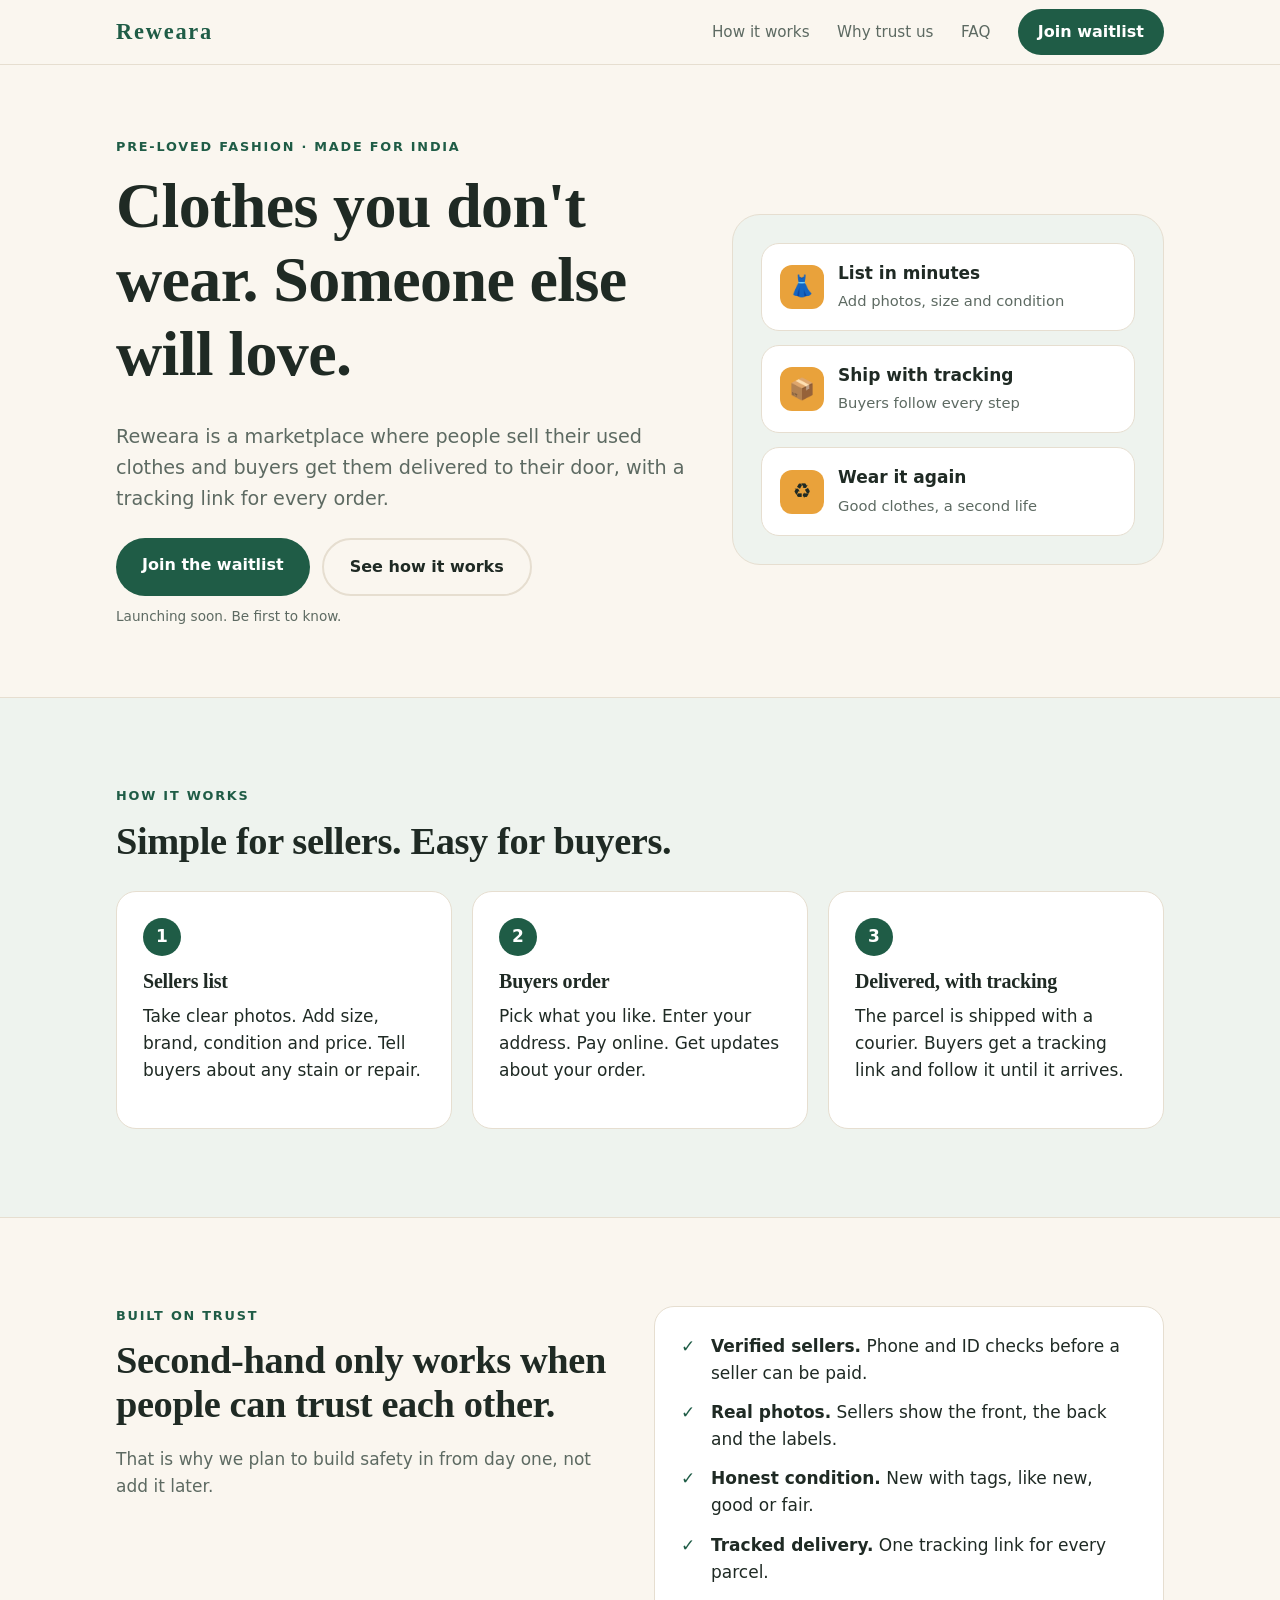
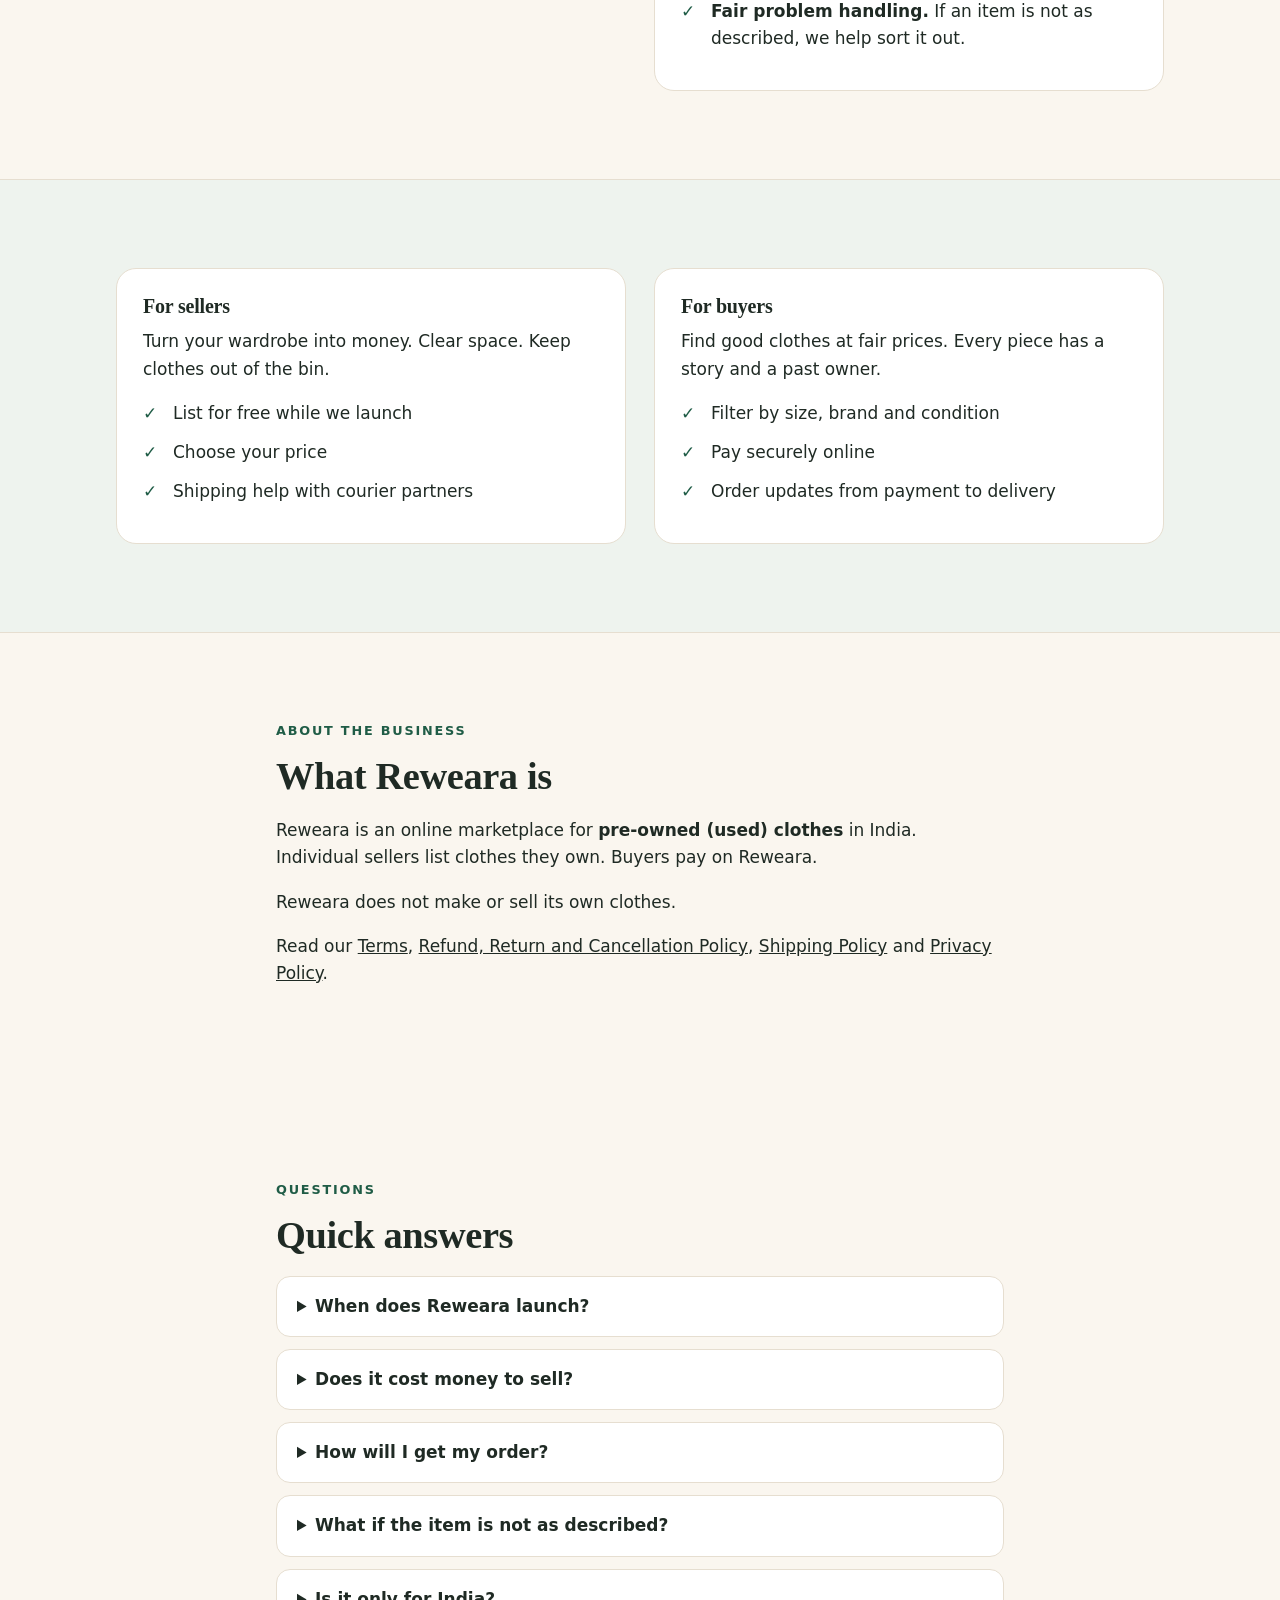
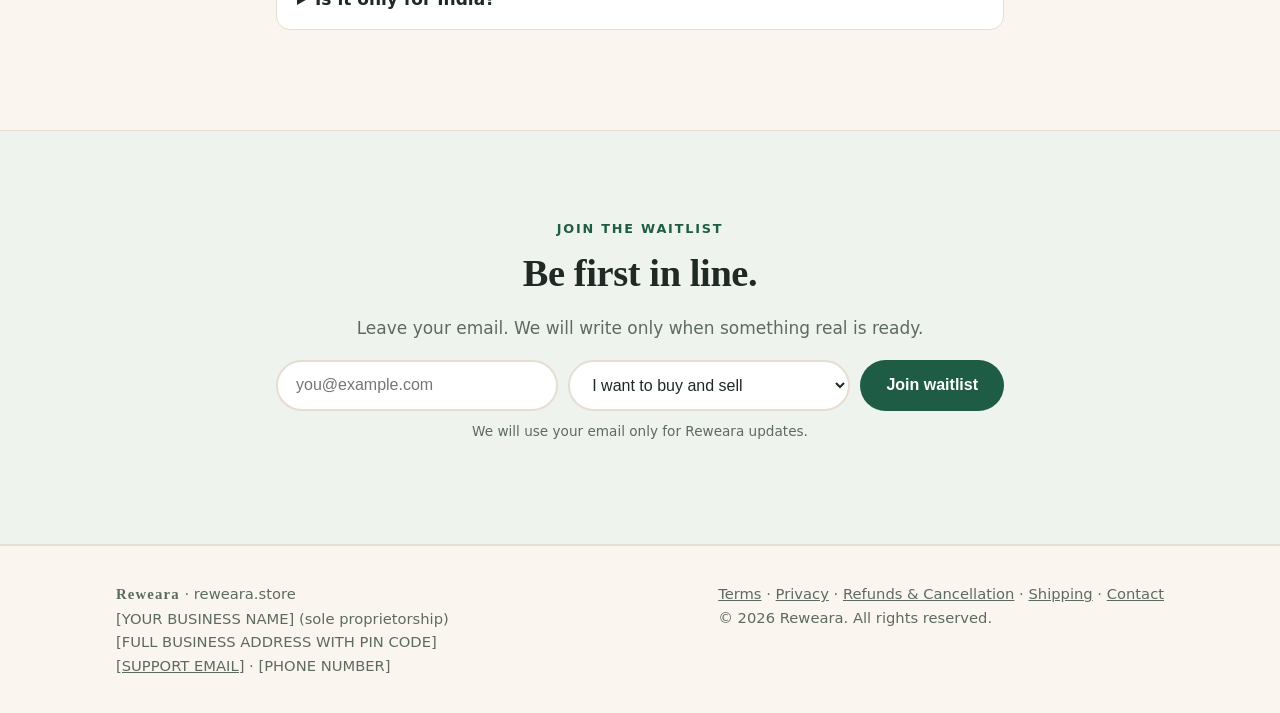
<file: index.html>
<!doctype html>
<html lang="en">
<head>
<meta charset="utf-8">
<meta name="viewport" content="width=device-width, initial-scale=1">
<title>Reweara – Buy and sell pre-loved clothes in India</title>
<meta name="description" content="Reweara is a marketplace in India where people sell their used clothes and buyers get them delivered with a tracking link. Join the waitlist.">
<meta property="og:title" content="Reweara – Pre-loved clothes, new life">
<meta property="og:description" content="Sell the clothes you no longer wear. Buy pre-loved clothes at fair prices. Tracked delivery across India.">
<meta property="og:url" content="https://reweara.store">
<link rel="canonical" href="https://reweara.store">
<style>
:root{
  --bg:#faf6ef; --surface:#ffffff; --ink:#1f2a24; --muted:#5d6a62;
  --brand:#1f5c46; --brand-ink:#ffffff; --accent:#e9a23b; --line:#e6ded0; --soft:#eef3ee;
}
@media (prefers-color-scheme: dark){
  :root:not([data-theme="light"]){
    --bg:#121a16; --surface:#1a251f; --ink:#f1ede4; --muted:#a8b3ab;
    --brand:#5cc29a; --brand-ink:#0d1712; --accent:#f0b659; --line:#2a3a31; --soft:#1a251f;
  }
}
*{box-sizing:border-box}
html{scroll-behavior:smooth}
body{margin:0;background:var(--bg);color:var(--ink);font:17px/1.6 system-ui,-apple-system,"Segoe UI",Roboto,sans-serif}
h1,h2,h3{font-family:Georgia,"Times New Roman",serif;line-height:1.15;margin:0 0 .5em;letter-spacing:-.01em}
h1{font-size:clamp(2.3rem,6vw,4rem)}
h2{font-size:clamp(1.7rem,4vw,2.4rem)}
h3{font-size:1.25rem}
p{margin:0 0 1em}
a{color:inherit}
.wrap{max-width:1080px;margin:0 auto;padding:0 16px}
section{padding:64px 0}
.eyebrow{font-size:.8rem;text-transform:uppercase;letter-spacing:.14em;color:var(--brand);font-weight:700;margin-bottom:12px}
header{position:sticky;top:0;z-index:10;background:color-mix(in srgb,var(--bg) 92%,transparent);backdrop-filter:blur(8px);border-bottom:1px solid var(--line)}
.nav{display:flex;align-items:center;justify-content:space-between;height:64px}
.logo{font-family:Georgia,serif;font-weight:700;font-size:1.4rem;letter-spacing:.08em;text-decoration:none;color:var(--brand)}
.nav a.link{text-decoration:none;color:var(--muted);margin-left:22px;font-size:.95rem}
.nav a.link:hover{color:var(--ink)}
.btn{display:inline-block;background:var(--brand);color:var(--brand-ink);padding:14px 26px;border-radius:999px;font-weight:700;text-decoration:none;border:0;font-size:1rem;cursor:pointer}
.btn:hover{filter:brightness(1.08)}
.btn.ghost{background:transparent;color:var(--ink);border:2px solid var(--line)}
.hero{padding:72px 0 56px}
.hero-grid{display:grid;gap:40px;align-items:center}
.hero p.lead{font-size:1.2rem;color:var(--muted);max-width:34em}
.cta-row{display:flex;gap:12px;flex-wrap:wrap;margin-top:24px}
.hero-art{background:var(--soft);border:1px solid var(--line);border-radius:28px;padding:28px;position:relative}
.tag-card{background:var(--surface);border:1px solid var(--line);border-radius:18px;padding:16px 18px;margin-bottom:14px;display:flex;gap:14px;align-items:center}
.tag-card:last-child{margin-bottom:0}
.dot{width:44px;height:44px;border-radius:12px;background:var(--accent);flex:none;display:grid;place-items:center;font-size:1.3rem}
.tag-card b{display:block}
.tag-card span{color:var(--muted);font-size:.92rem}
.grid3{display:grid;gap:20px}
.card{background:var(--surface);border:1px solid var(--line);border-radius:20px;padding:26px}
.num{width:38px;height:38px;border-radius:50%;background:var(--brand);color:var(--brand-ink);display:grid;place-items:center;font-weight:700;margin-bottom:14px}
.band{background:var(--soft);border-top:1px solid var(--line);border-bottom:1px solid var(--line)}
.two{display:grid;gap:28px}
ul.ticks{list-style:none;padding:0;margin:0}
ul.ticks li{padding-left:30px;position:relative;margin-bottom:12px}
ul.ticks li::before{content:"✓";position:absolute;left:0;color:var(--brand);font-weight:800}
details{background:var(--surface);border:1px solid var(--line);border-radius:14px;padding:16px 20px;margin-bottom:12px}
summary{cursor:pointer;font-weight:700}
details p{margin:10px 0 0;color:var(--muted)}
form{display:flex;gap:10px;flex-wrap:wrap;margin-top:18px}
input[type=email],select{flex:1 1 240px;padding:14px 18px;border-radius:999px;border:2px solid var(--line);background:var(--surface);color:var(--ink);font-size:1rem}
input:focus,select:focus,.btn:focus-visible,summary:focus-visible,a:focus-visible{outline:3px solid var(--accent);outline-offset:2px}
.fine{font-size:.85rem;color:var(--muted);margin-top:10px}
.thanks{display:none;font-weight:700;color:var(--brand);margin-top:14px}
footer{padding:36px 0;border-top:1px solid var(--line);color:var(--muted);font-size:.92rem}
.foot{display:flex;gap:16px;justify-content:space-between;flex-wrap:wrap}
@media(min-width:820px){
  .hero-grid{grid-template-columns:1.2fr .9fr}
  .grid3{grid-template-columns:repeat(3,1fr)}
  .two{grid-template-columns:1fr 1fr}
  section{padding:88px 0}
}
@media(max-width:560px){.nav a.link{display:none}}
</style>
</head>
<body>

<header>
  <div class="wrap nav">
    <a class="logo" href="#top">Reweara</a>
    <nav>
      <a class="link" href="#how">How it works</a>
      <a class="link" href="#trust">Why trust us</a>
      <a class="link" href="#faq">FAQ</a>
      <a class="btn" href="#join" style="margin-left:22px;padding:10px 20px">Join waitlist</a>
    </nav>
  </div>
</header>

<main id="top">

<section class="hero">
  <div class="wrap hero-grid">
    <div>
      <div class="eyebrow">Pre-loved fashion · Made for India</div>
      <h1>Clothes you don't wear. Someone else will love.</h1>
      <p class="lead">Reweara is a marketplace where people sell their used clothes and buyers get them delivered to their door, with a tracking link for every order.</p>
      <div class="cta-row">
        <a class="btn" href="#join">Join the waitlist</a>
        <a class="btn ghost" href="#how">See how it works</a>
      </div>
      <p class="fine">Launching soon. Be first to know.</p>
    </div>
    <div class="hero-art" aria-hidden="true">
      <div class="tag-card"><div class="dot">👗</div><div><b>List in minutes</b><span>Add photos, size and condition</span></div></div>
      <div class="tag-card"><div class="dot">📦</div><div><b>Ship with tracking</b><span>Buyers follow every step</span></div></div>
      <div class="tag-card"><div class="dot">♻️</div><div><b>Wear it again</b><span>Good clothes, a second life</span></div></div>
    </div>
  </div>
</section>

<section class="band" id="how">
  <div class="wrap">
    <div class="eyebrow">How it works</div>
    <h2>Simple for sellers. Easy for buyers.</h2>
    <div class="grid3" style="margin-top:28px">
      <div class="card"><div class="num">1</div><h3>Sellers list</h3><p>Take clear photos. Add size, brand, condition and price. Tell buyers about any stain or repair.</p></div>
      <div class="card"><div class="num">2</div><h3>Buyers order</h3><p>Pick what you like. Enter your address. Pay online. Get updates about your order.</p></div>
      <div class="card"><div class="num">3</div><h3>Delivered, with tracking</h3><p>The parcel is shipped with a courier. Buyers get a tracking link and follow it until it arrives.</p></div>
    </div>
  </div>
</section>

<section id="trust">
  <div class="wrap two">
    <div>
      <div class="eyebrow">Built on trust</div>
      <h2>Second-hand only works when people can trust each other.</h2>
      <p style="color:var(--muted)">That is why we plan to build safety in from day one, not add it later.</p>
    </div>
    <div class="card">
      <ul class="ticks">
        <li><b>Verified sellers.</b> Phone and ID checks before a seller can be paid.</li>
        <li><b>Real photos.</b> Sellers show the front, the back and the labels.</li>
        <li><b>Honest condition.</b> New with tags, like new, good or fair.</li>
        <li><b>Tracked delivery.</b> One tracking link for every parcel.</li>
        <li><b>Fair problem handling.</b> If an item is not as described, we help sort it out.</li>
      </ul>
    </div>
  </div>
</section>

<section class="band">
  <div class="wrap two">
    <div class="card">
      <h3>For sellers</h3>
      <p>Turn your wardrobe into money. Clear space. Keep clothes out of the bin.</p>
      <ul class="ticks">
        <li>List for free while we launch</li>
        <li>Choose your price</li>
        <li>Shipping help with courier partners</li>
      </ul>
    </div>
    <div class="card">
      <h3>For buyers</h3>
      <p>Find good clothes at fair prices. Every piece has a story and a past owner.</p>
      <ul class="ticks">
        <li>Filter by size, brand and condition</li>
        <li>Pay securely online</li>
        <li>Order updates from payment to delivery</li>
      </ul>
    </div>
  </div>
</section>

<section id="about">
  <div class="wrap" style="max-width:760px">
    <div class="eyebrow">About the business</div>
    <h2>What Reweara is</h2>
    <p>Reweara is an online marketplace for <b>pre-owned (used) clothes</b> in India. Individual sellers list clothes they own. Buyers pay on Reweara.</p>
    <p>Reweara does not make or sell its own clothes.</p>
    <p>Read our <a href="terms.html">Terms</a>, <a href="refund-policy.html">Refund, Return and Cancellation Policy</a>, <a href="shipping-policy.html">Shipping Policy</a> and <a href="privacy.html">Privacy Policy</a>.</p>
  </div>
</section>

<section id="faq">
  <div class="wrap" style="max-width:760px">
    <div class="eyebrow">Questions</div>
    <h2>Quick answers</h2>
    <details><summary>When does Reweara launch?</summary><p>We are building it now. Join the waitlist and we will tell you first.</p></details>
    <details><summary>Does it cost money to sell?</summary><p>Fees are not final yet. We will share them clearly before launch.</p></details>
    <details><summary>How will I get my order?</summary><p>Sellers ship with a courier. You get a tracking link and updates until delivery.</p></details>
    <details><summary>What if the item is not as described?</summary><p>You will be able to raise a problem with photos. We will review it and help with a fair result. Full rules will be published before launch.</p></details>
    <details><summary>Is it only for India?</summary><p>Yes. We are starting in India.</p></details>
  </div>
</section>

<section class="band" id="join">
  <div class="wrap" style="max-width:760px;text-align:center">
    <div class="eyebrow">Join the waitlist</div>
    <h2>Be first in line.</h2>
    <p style="color:var(--muted)">Leave your email. We will write only when something real is ready.</p>
    <form name="waitlist" method="POST" data-netlify="true" netlify-honeypot="bot-field" id="waitlist-form">
      <input type="hidden" name="form-name" value="waitlist">
      <p hidden><label>Do not fill this: <input name="bot-field"></label></p>
      <input type="email" name="email" placeholder="you@example.com" required aria-label="Email address">
      <select name="role" aria-label="I want to">
        <option value="both">I want to buy and sell</option>
        <option value="buy">I want to buy</option>
        <option value="sell">I want to sell</option>
      </select>
      <button class="btn" type="submit">Join waitlist</button>
    </form>
    <p class="thanks" id="thanks" role="status">Thank you! You are on the list.</p>
    <p class="fine">We will use your email only for Reweara updates.</p>
  </div>
</section>

</main>

<footer>
  <div class="wrap foot">
    <div>
      <b style="font-family:Georgia,serif;letter-spacing:.08em">Reweara</b> · reweara.store<br>
      [YOUR BUSINESS NAME] (sole proprietorship)<br>
      [FULL BUSINESS ADDRESS WITH PIN CODE]<br>
      <a href="mailto:[SUPPORT EMAIL]">[SUPPORT EMAIL]</a> · [PHONE NUMBER]
    </div>
    <div>
      <a href="terms.html">Terms</a> · <a href="privacy.html">Privacy</a> · <a href="refund-policy.html">Refunds &amp; Cancellation</a> · <a href="shipping-policy.html">Shipping</a> · <a href="contact.html">Contact</a><br>
      © <span id="yr">2026</span> Reweara. All rights reserved.
    </div>
  </div>
</footer>

<script>
document.getElementById('yr').textContent = new Date().getFullYear();
(function(){
  var f=document.getElementById('waitlist-form'), t=document.getElementById('thanks');
  f.addEventListener('submit',function(e){
    e.preventDefault();
    t.textContent='Sorry, we are not online now.';
    t.style.display='block';
  });
})();
</script>
</body>
</html>
</file>
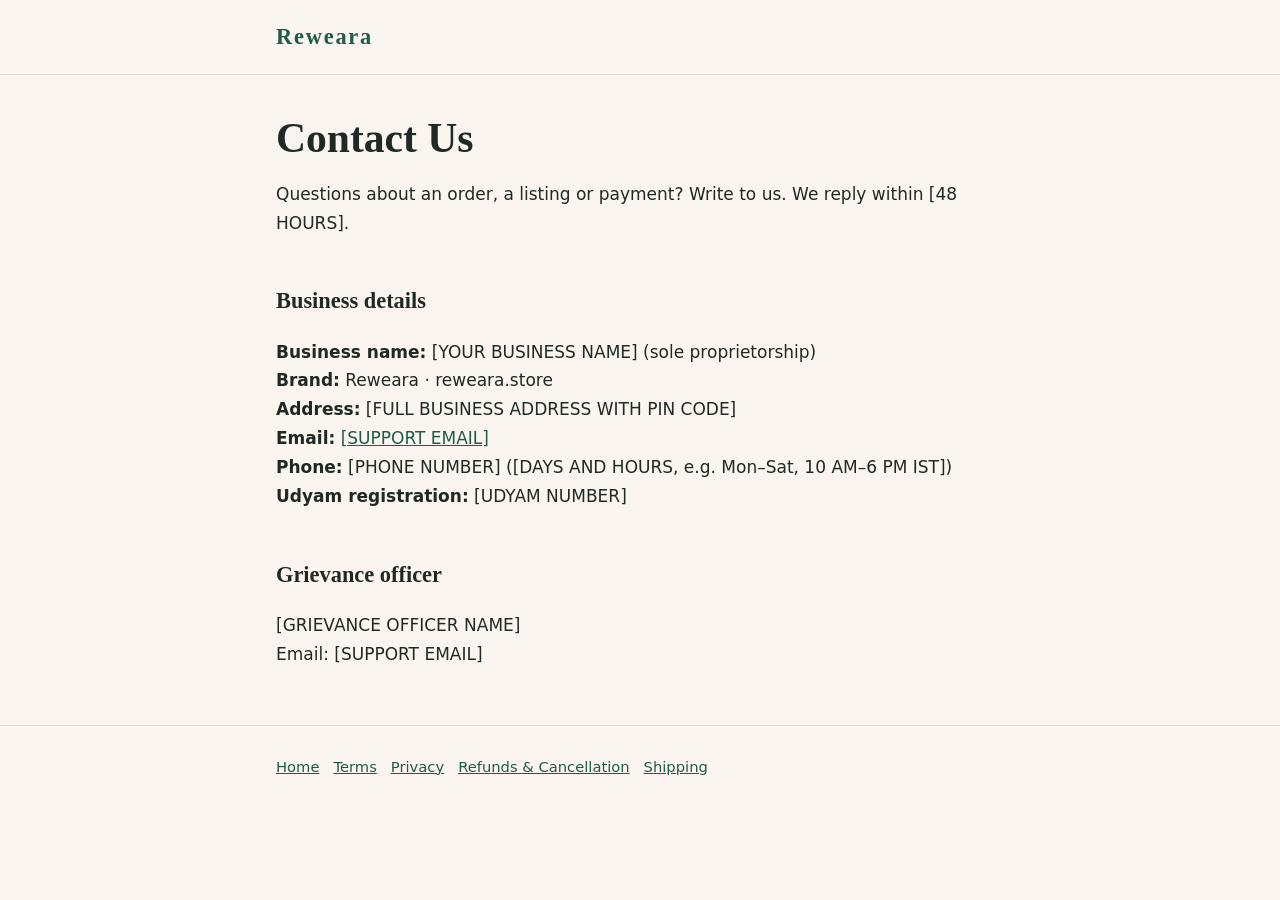
<file: contact.html>
<!doctype html>
<html lang="en"><head><meta charset="utf-8"><meta name="viewport" content="width=device-width, initial-scale=1">
<title>Contact Us – Reweara</title><link rel="stylesheet" href="policy.css"></head>
<body>
<header><div class="wrap"><a class="logo" href="/">Reweara</a></div></header>
<main class="wrap">
<h1>Contact Us</h1>
<p>Questions about an order, a listing or payment? Write to us. We reply within [48 HOURS].</p>

<h2>Business details</h2>
<p><b>Business name:</b> [YOUR BUSINESS NAME] (sole proprietorship)<br>
<b>Brand:</b> Reweara · reweara.store<br>
<b>Address:</b> [FULL BUSINESS ADDRESS WITH PIN CODE]<br>
<b>Email:</b> <a href="mailto:[SUPPORT EMAIL]">[SUPPORT EMAIL]</a><br>
<b>Phone:</b> [PHONE NUMBER] ([DAYS AND HOURS, e.g. Mon–Sat, 10 AM–6 PM IST])<br>
<b>Udyam registration:</b> [UDYAM NUMBER]</p>

<h2>Grievance officer</h2>
<p>[GRIEVANCE OFFICER NAME]<br>Email: [SUPPORT EMAIL]</p>
</main>
<footer><div class="wrap"><a href="/">Home</a><a href="terms.html">Terms</a><a href="privacy.html">Privacy</a><a href="refund-policy.html">Refunds &amp; Cancellation</a><a href="shipping-policy.html">Shipping</a></div></footer>
</body></html>
</file>
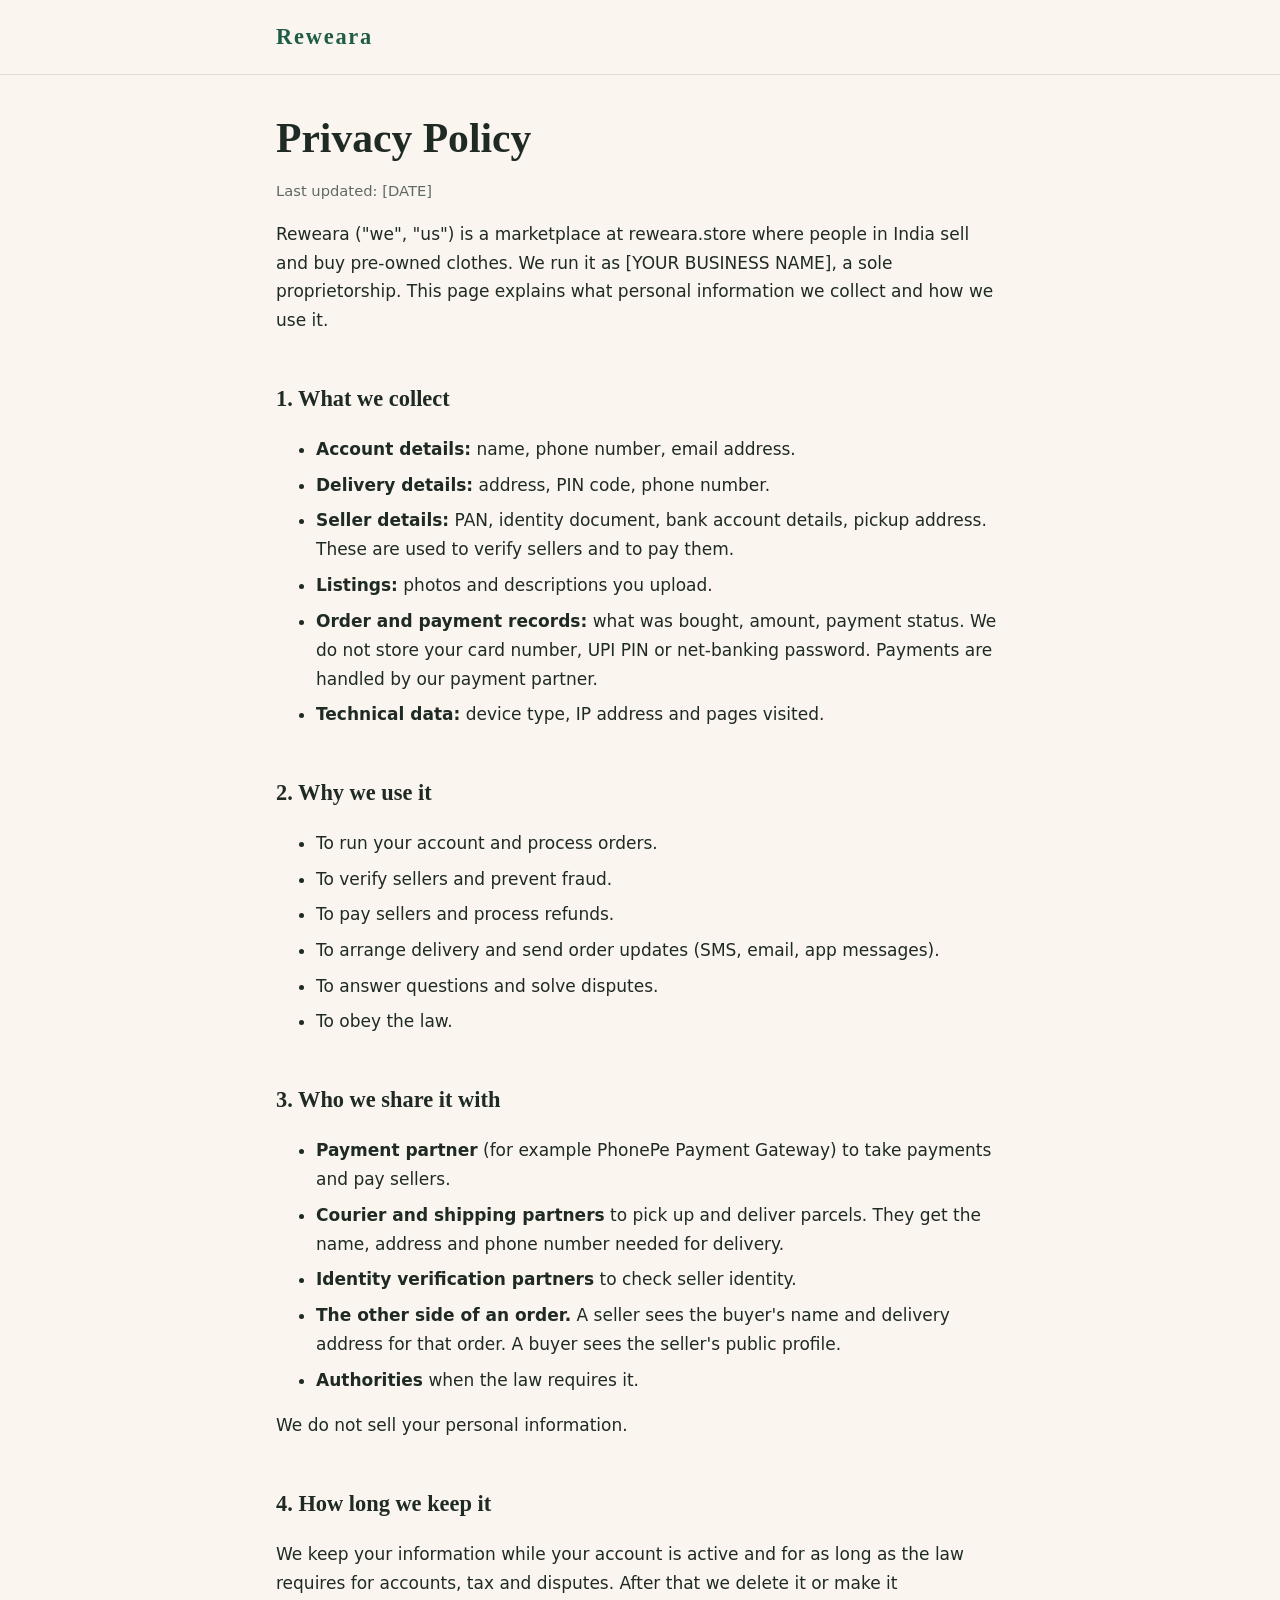
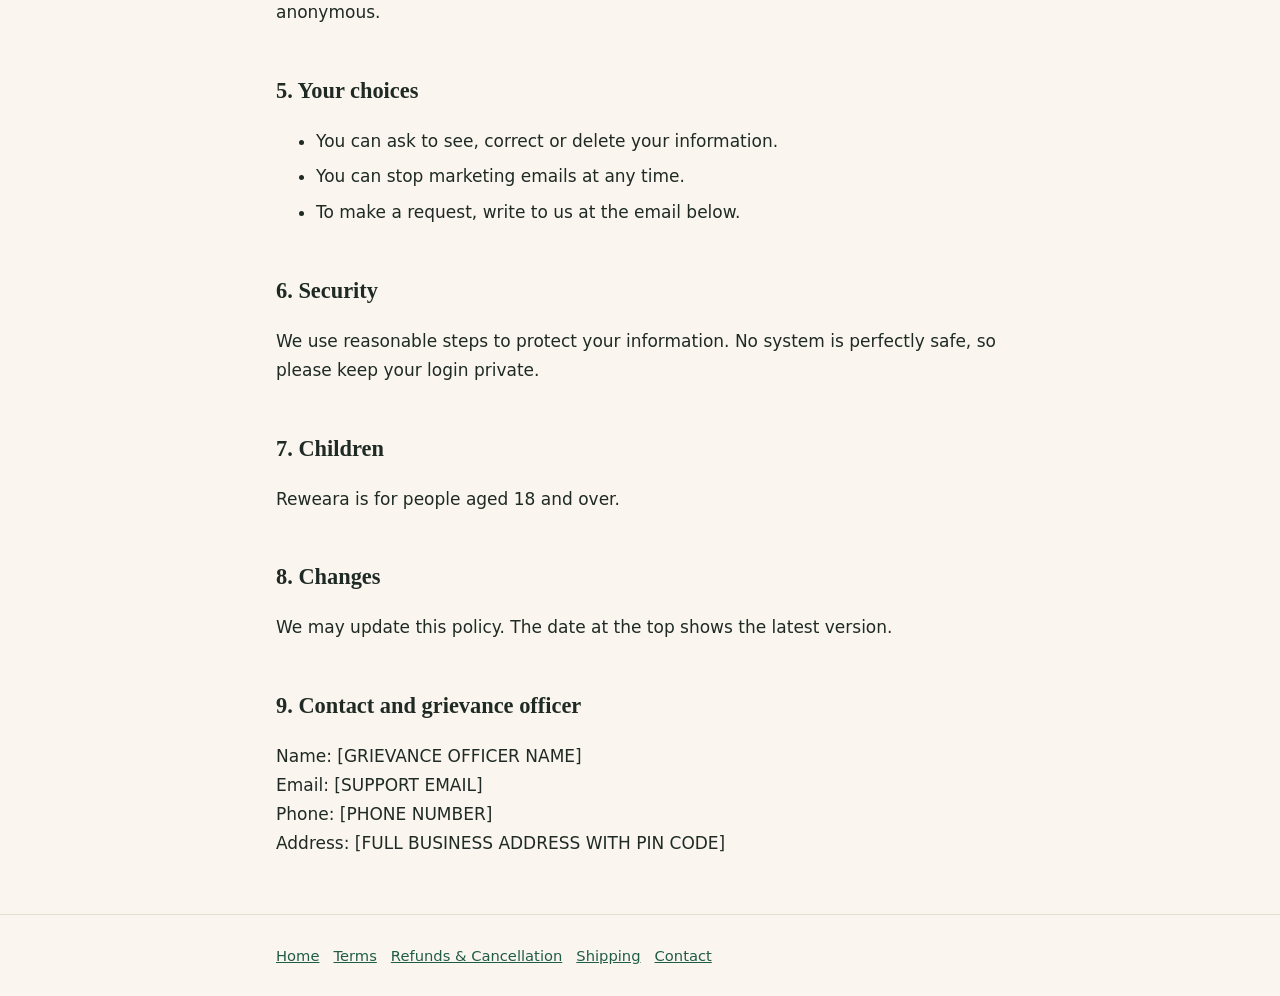
<file: privacy.html>
<!doctype html>
<html lang="en"><head><meta charset="utf-8"><meta name="viewport" content="width=device-width, initial-scale=1">
<title>Privacy Policy – Reweara</title><link rel="stylesheet" href="policy.css"></head>
<body>
<header><div class="wrap"><a class="logo" href="/">Reweara</a></div></header>
<main class="wrap">
<h1>Privacy Policy</h1>
<p class="muted">Last updated: [DATE]</p>
<p>Reweara ("we", "us") is a marketplace at reweara.store where people in India sell and buy pre-owned clothes. We run it as [YOUR BUSINESS NAME], a sole proprietorship. This page explains what personal information we collect and how we use it.</p>

<h2>1. What we collect</h2>
<ul>
<li><b>Account details:</b> name, phone number, email address.</li>
<li><b>Delivery details:</b> address, PIN code, phone number.</li>
<li><b>Seller details:</b> PAN, identity document, bank account details, pickup address. These are used to verify sellers and to pay them.</li>
<li><b>Listings:</b> photos and descriptions you upload.</li>
<li><b>Order and payment records:</b> what was bought, amount, payment status. We do not store your card number, UPI PIN or net-banking password. Payments are handled by our payment partner.</li>
<li><b>Technical data:</b> device type, IP address and pages visited.</li>
</ul>

<h2>2. Why we use it</h2>
<ul>
<li>To run your account and process orders.</li>
<li>To verify sellers and prevent fraud.</li>
<li>To pay sellers and process refunds.</li>
<li>To arrange delivery and send order updates (SMS, email, app messages).</li>
<li>To answer questions and solve disputes.</li>
<li>To obey the law.</li>
</ul>

<h2>3. Who we share it with</h2>
<ul>
<li><b>Payment partner</b> (for example PhonePe Payment Gateway) to take payments and pay sellers.</li>
<li><b>Courier and shipping partners</b> to pick up and deliver parcels. They get the name, address and phone number needed for delivery.</li>
<li><b>Identity verification partners</b> to check seller identity.</li>
<li><b>The other side of an order.</b> A seller sees the buyer's name and delivery address for that order. A buyer sees the seller's public profile.</li>
<li><b>Authorities</b> when the law requires it.</li>
</ul>
<p>We do not sell your personal information.</p>

<h2>4. How long we keep it</h2>
<p>We keep your information while your account is active and for as long as the law requires for accounts, tax and disputes. After that we delete it or make it anonymous.</p>

<h2>5. Your choices</h2>
<ul>
<li>You can ask to see, correct or delete your information.</li>
<li>You can stop marketing emails at any time.</li>
<li>To make a request, write to us at the email below.</li>
</ul>

<h2>6. Security</h2>
<p>We use reasonable steps to protect your information. No system is perfectly safe, so please keep your login private.</p>

<h2>7. Children</h2>
<p>Reweara is for people aged 18 and over.</p>

<h2>8. Changes</h2>
<p>We may update this policy. The date at the top shows the latest version.</p>

<h2>9. Contact and grievance officer</h2>
<p>Name: [GRIEVANCE OFFICER NAME]<br>Email: [SUPPORT EMAIL]<br>Phone: [PHONE NUMBER]<br>Address: [FULL BUSINESS ADDRESS WITH PIN CODE]</p>
</main>
<footer><div class="wrap"><a href="/">Home</a><a href="terms.html">Terms</a><a href="refund-policy.html">Refunds &amp; Cancellation</a><a href="shipping-policy.html">Shipping</a><a href="contact.html">Contact</a></div></footer>
</body></html>
</file>
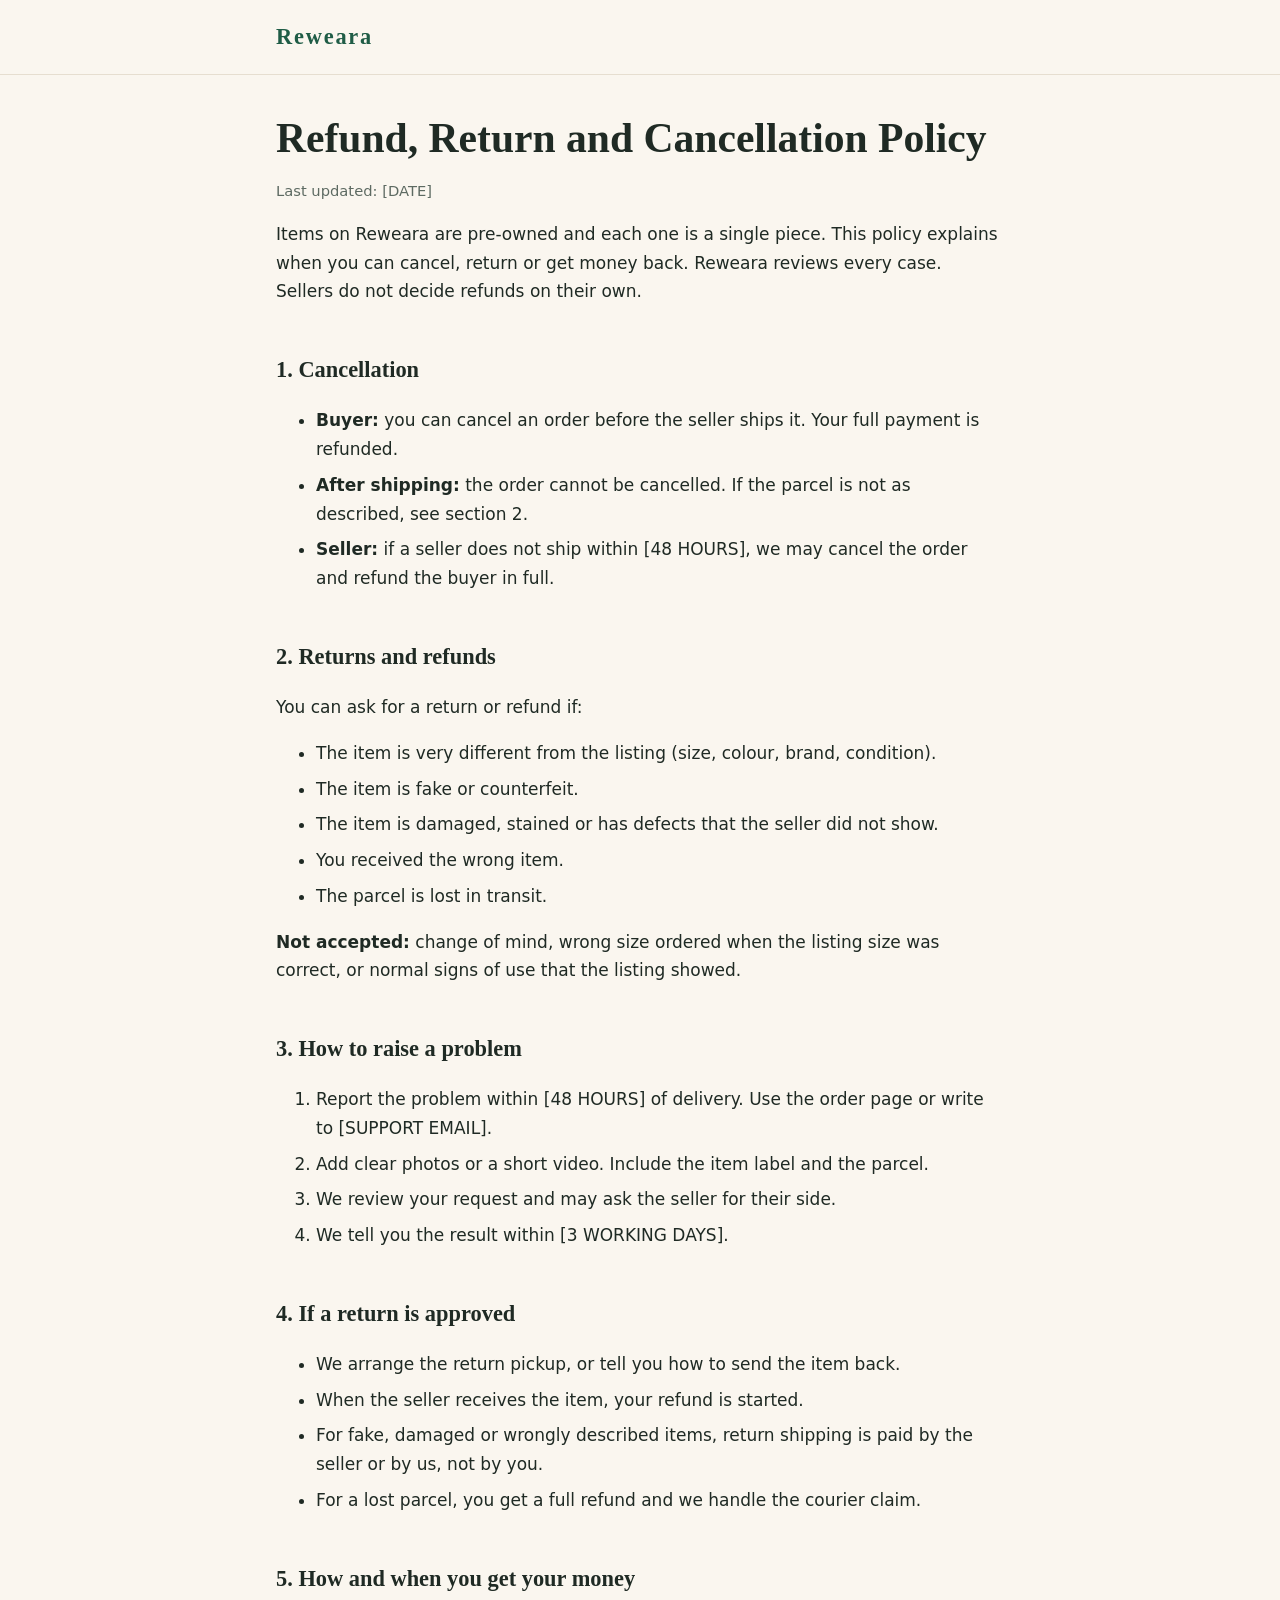
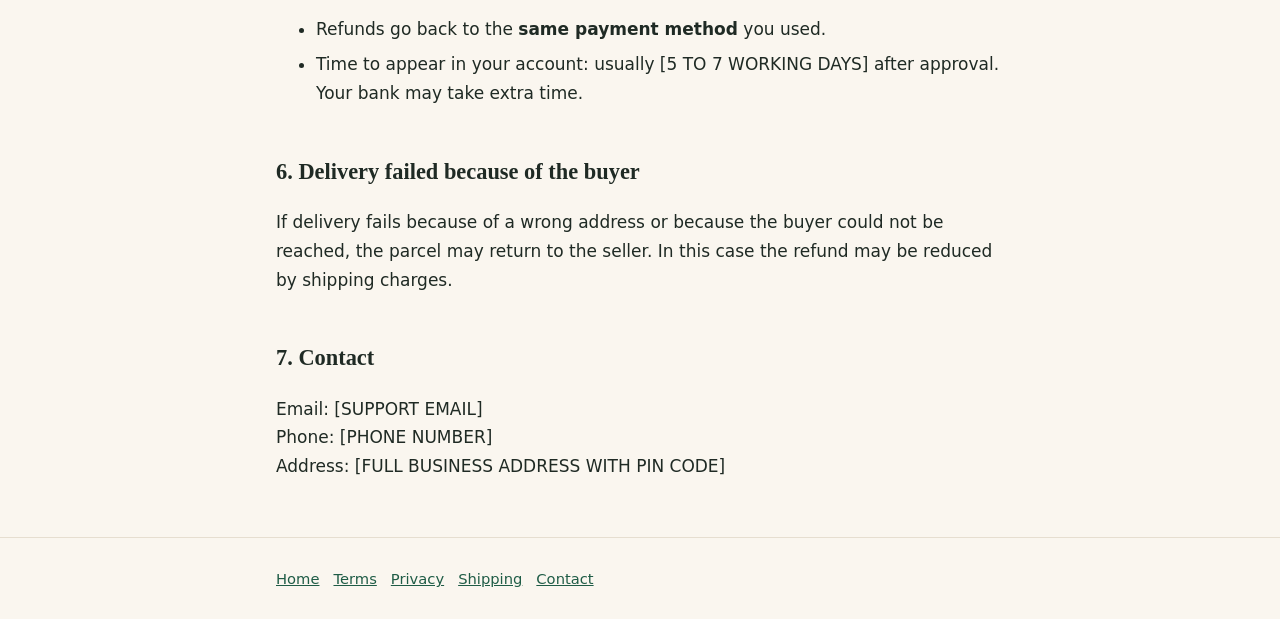
<file: refund-policy.html>
<!doctype html>
<html lang="en"><head><meta charset="utf-8"><meta name="viewport" content="width=device-width, initial-scale=1">
<title>Refund, Return and Cancellation Policy – Reweara</title><link rel="stylesheet" href="policy.css"></head>
<body>
<header><div class="wrap"><a class="logo" href="/">Reweara</a></div></header>
<main class="wrap">
<h1>Refund, Return and Cancellation Policy</h1>
<p class="muted">Last updated: [DATE]</p>
<p>Items on Reweara are pre-owned and each one is a single piece. This policy explains when you can cancel, return or get money back. Reweara reviews every case. Sellers do not decide refunds on their own.</p>

<h2>1. Cancellation</h2>
<ul>
<li><b>Buyer:</b> you can cancel an order before the seller ships it. Your full payment is refunded.</li>
<li><b>After shipping:</b> the order cannot be cancelled. If the parcel is not as described, see section 2.</li>
<li><b>Seller:</b> if a seller does not ship within [48 HOURS], we may cancel the order and refund the buyer in full.</li>
</ul>

<h2>2. Returns and refunds</h2>
<p>You can ask for a return or refund if:</p>
<ul>
<li>The item is very different from the listing (size, colour, brand, condition).</li>
<li>The item is fake or counterfeit.</li>
<li>The item is damaged, stained or has defects that the seller did not show.</li>
<li>You received the wrong item.</li>
<li>The parcel is lost in transit.</li>
</ul>
<p><b>Not accepted:</b> change of mind, wrong size ordered when the listing size was correct, or normal signs of use that the listing showed.</p>

<h2>3. How to raise a problem</h2>
<ol>
<li>Report the problem within [48 HOURS] of delivery. Use the order page or write to [SUPPORT EMAIL].</li>
<li>Add clear photos or a short video. Include the item label and the parcel.</li>
<li>We review your request and may ask the seller for their side.</li>
<li>We tell you the result within [3 WORKING DAYS].</li>
</ol>

<h2>4. If a return is approved</h2>
<ul>
<li>We arrange the return pickup, or tell you how to send the item back.</li>
<li>When the seller receives the item, your refund is started.</li>
<li>For fake, damaged or wrongly described items, return shipping is paid by the seller or by us, not by you.</li>
<li>For a lost parcel, you get a full refund and we handle the courier claim.</li>
</ul>

<h2>5. How and when you get your money</h2>
<ul>
<li>Refunds go back to the <b>same payment method</b> you used.</li>
<li>Time to appear in your account: usually [5 TO 7 WORKING DAYS] after approval. Your bank may take extra time.</li>
</ul>

<h2>6. Delivery failed because of the buyer</h2>
<p>If delivery fails because of a wrong address or because the buyer could not be reached, the parcel may return to the seller. In this case the refund may be reduced by shipping charges.</p>

<h2>7. Contact</h2>
<p>Email: [SUPPORT EMAIL]<br>Phone: [PHONE NUMBER]<br>Address: [FULL BUSINESS ADDRESS WITH PIN CODE]</p>
</main>
<footer><div class="wrap"><a href="/">Home</a><a href="terms.html">Terms</a><a href="privacy.html">Privacy</a><a href="shipping-policy.html">Shipping</a><a href="contact.html">Contact</a></div></footer>
</body></html>
</file>
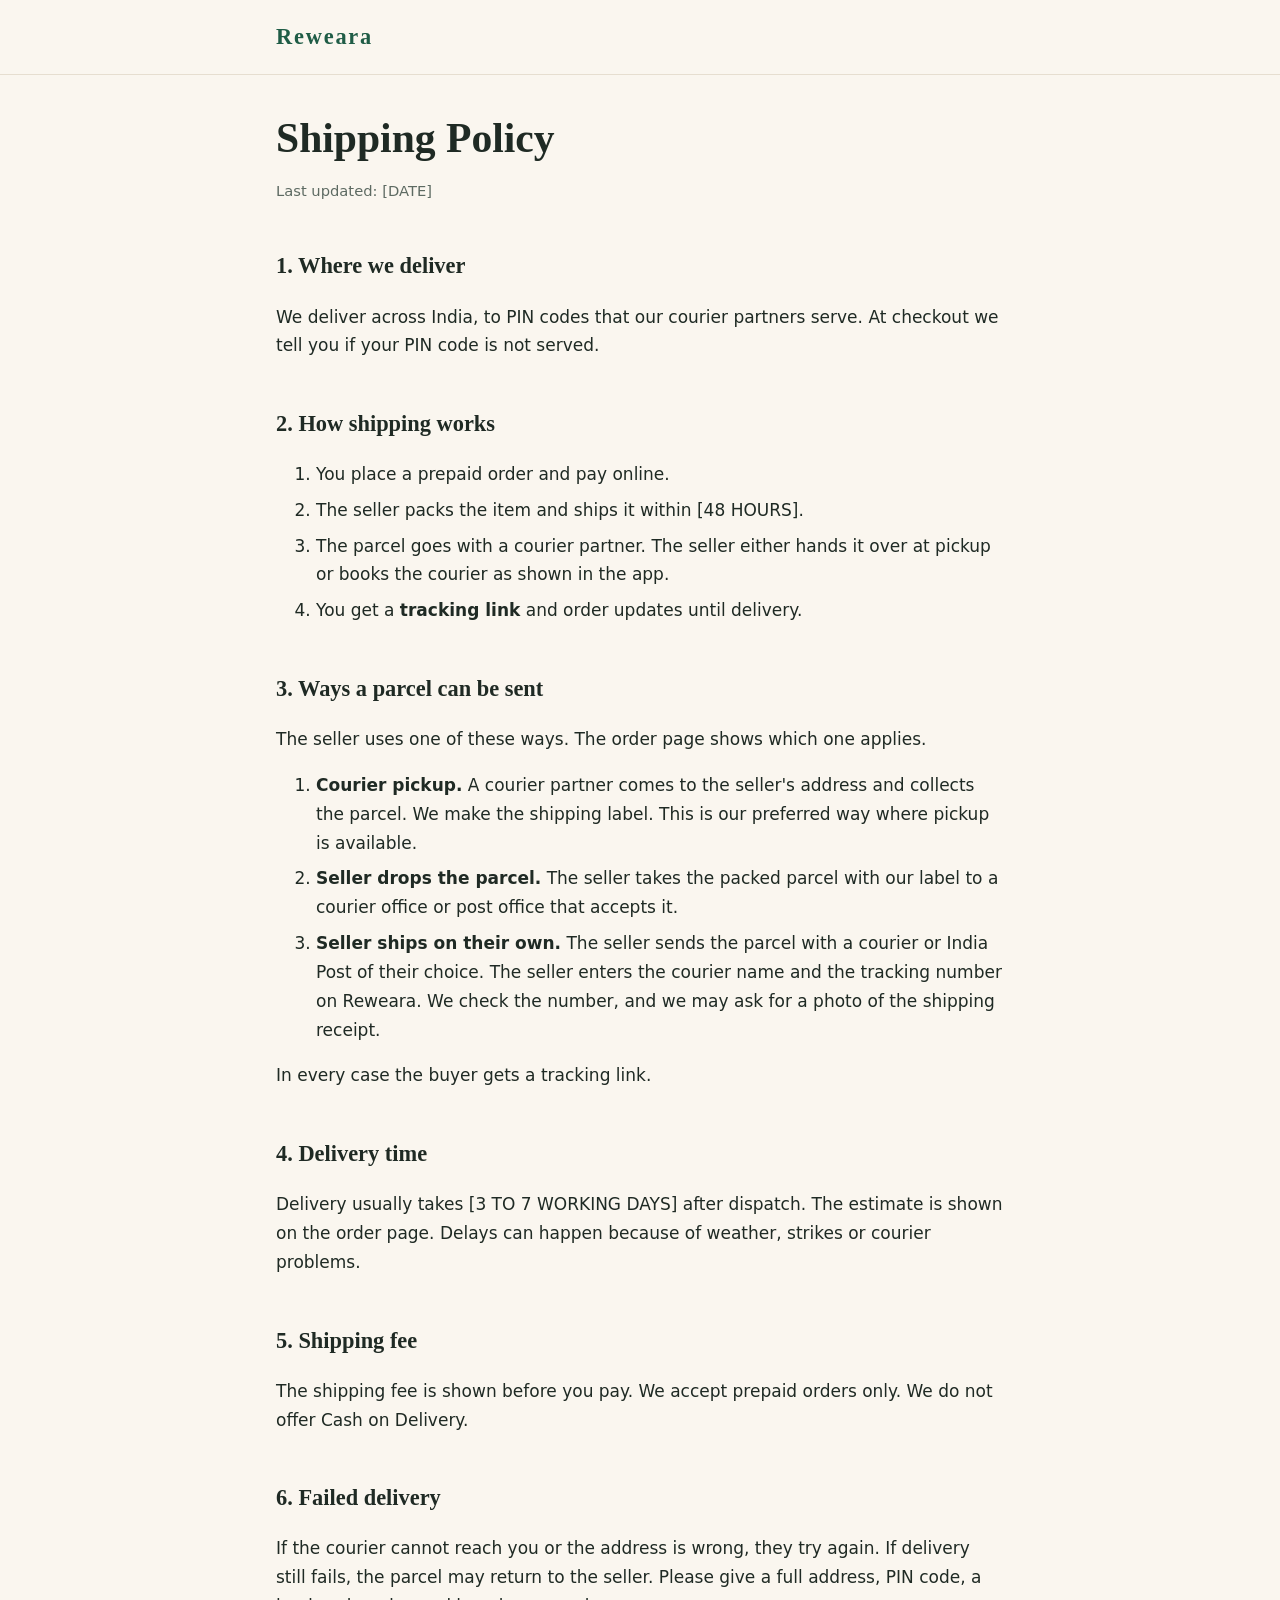
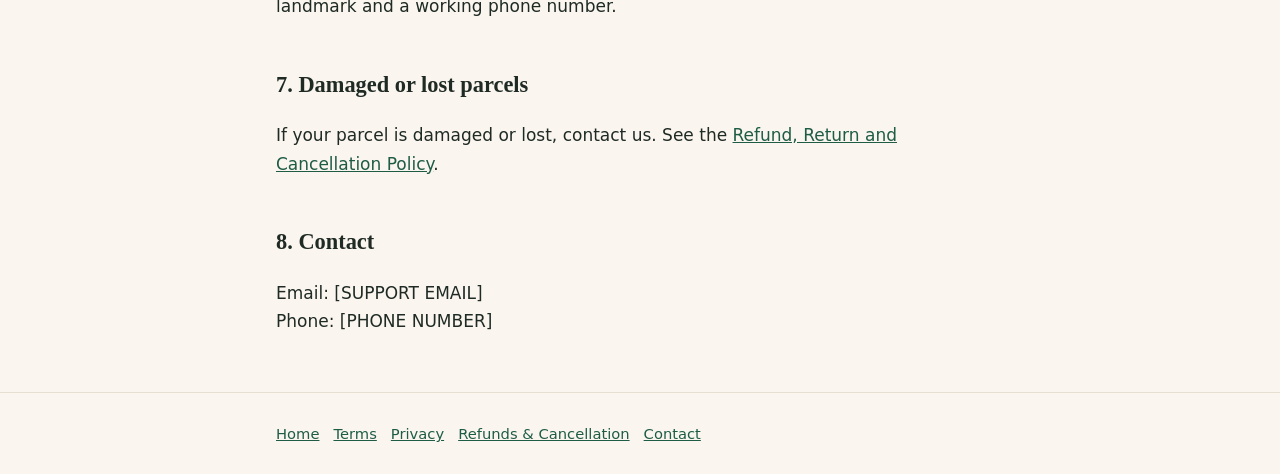
<file: shipping-policy.html>
<!doctype html>
<html lang="en"><head><meta charset="utf-8"><meta name="viewport" content="width=device-width, initial-scale=1">
<title>Shipping Policy – Reweara</title><link rel="stylesheet" href="policy.css"></head>
<body>
<header><div class="wrap"><a class="logo" href="/">Reweara</a></div></header>
<main class="wrap">
<h1>Shipping Policy</h1>
<p class="muted">Last updated: [DATE]</p>

<h2>1. Where we deliver</h2>
<p>We deliver across India, to PIN codes that our courier partners serve. At checkout we tell you if your PIN code is not served.</p>

<h2>2. How shipping works</h2>
<ol>
<li>You place a prepaid order and pay online.</li>
<li>The seller packs the item and ships it within [48 HOURS].</li>
<li>The parcel goes with a courier partner. The seller either hands it over at pickup or books the courier as shown in the app.</li>
<li>You get a <b>tracking link</b> and order updates until delivery.</li>
</ol>

<h2>3. Ways a parcel can be sent</h2>
<p>The seller uses one of these ways. The order page shows which one applies.</p>
<ol>
<li><b>Courier pickup.</b> A courier partner comes to the seller's address and collects the parcel. We make the shipping label. This is our preferred way where pickup is available.</li>
<li><b>Seller drops the parcel.</b> The seller takes the packed parcel with our label to a courier office or post office that accepts it.</li>
<li><b>Seller ships on their own.</b> The seller sends the parcel with a courier or India Post of their choice. The seller enters the courier name and the tracking number on Reweara. We check the number, and we may ask for a photo of the shipping receipt.</li>
</ol>
<p>In every case the buyer gets a tracking link.</p>

<h2>4. Delivery time</h2>
<p>Delivery usually takes [3 TO 7 WORKING DAYS] after dispatch. The estimate is shown on the order page. Delays can happen because of weather, strikes or courier problems.</p>

<h2>5. Shipping fee</h2>
<p>The shipping fee is shown before you pay. We accept prepaid orders only. We do not offer Cash on Delivery.</p>

<h2>6. Failed delivery</h2>
<p>If the courier cannot reach you or the address is wrong, they try again. If delivery still fails, the parcel may return to the seller. Please give a full address, PIN code, a landmark and a working phone number.</p>

<h2>7. Damaged or lost parcels</h2>
<p>If your parcel is damaged or lost, contact us. See the <a href="refund-policy.html">Refund, Return and Cancellation Policy</a>.</p>

<h2>8. Contact</h2>
<p>Email: [SUPPORT EMAIL]<br>Phone: [PHONE NUMBER]</p>
</main>
<footer><div class="wrap"><a href="/">Home</a><a href="terms.html">Terms</a><a href="privacy.html">Privacy</a><a href="refund-policy.html">Refunds &amp; Cancellation</a><a href="contact.html">Contact</a></div></footer>
</body></html>
</file>
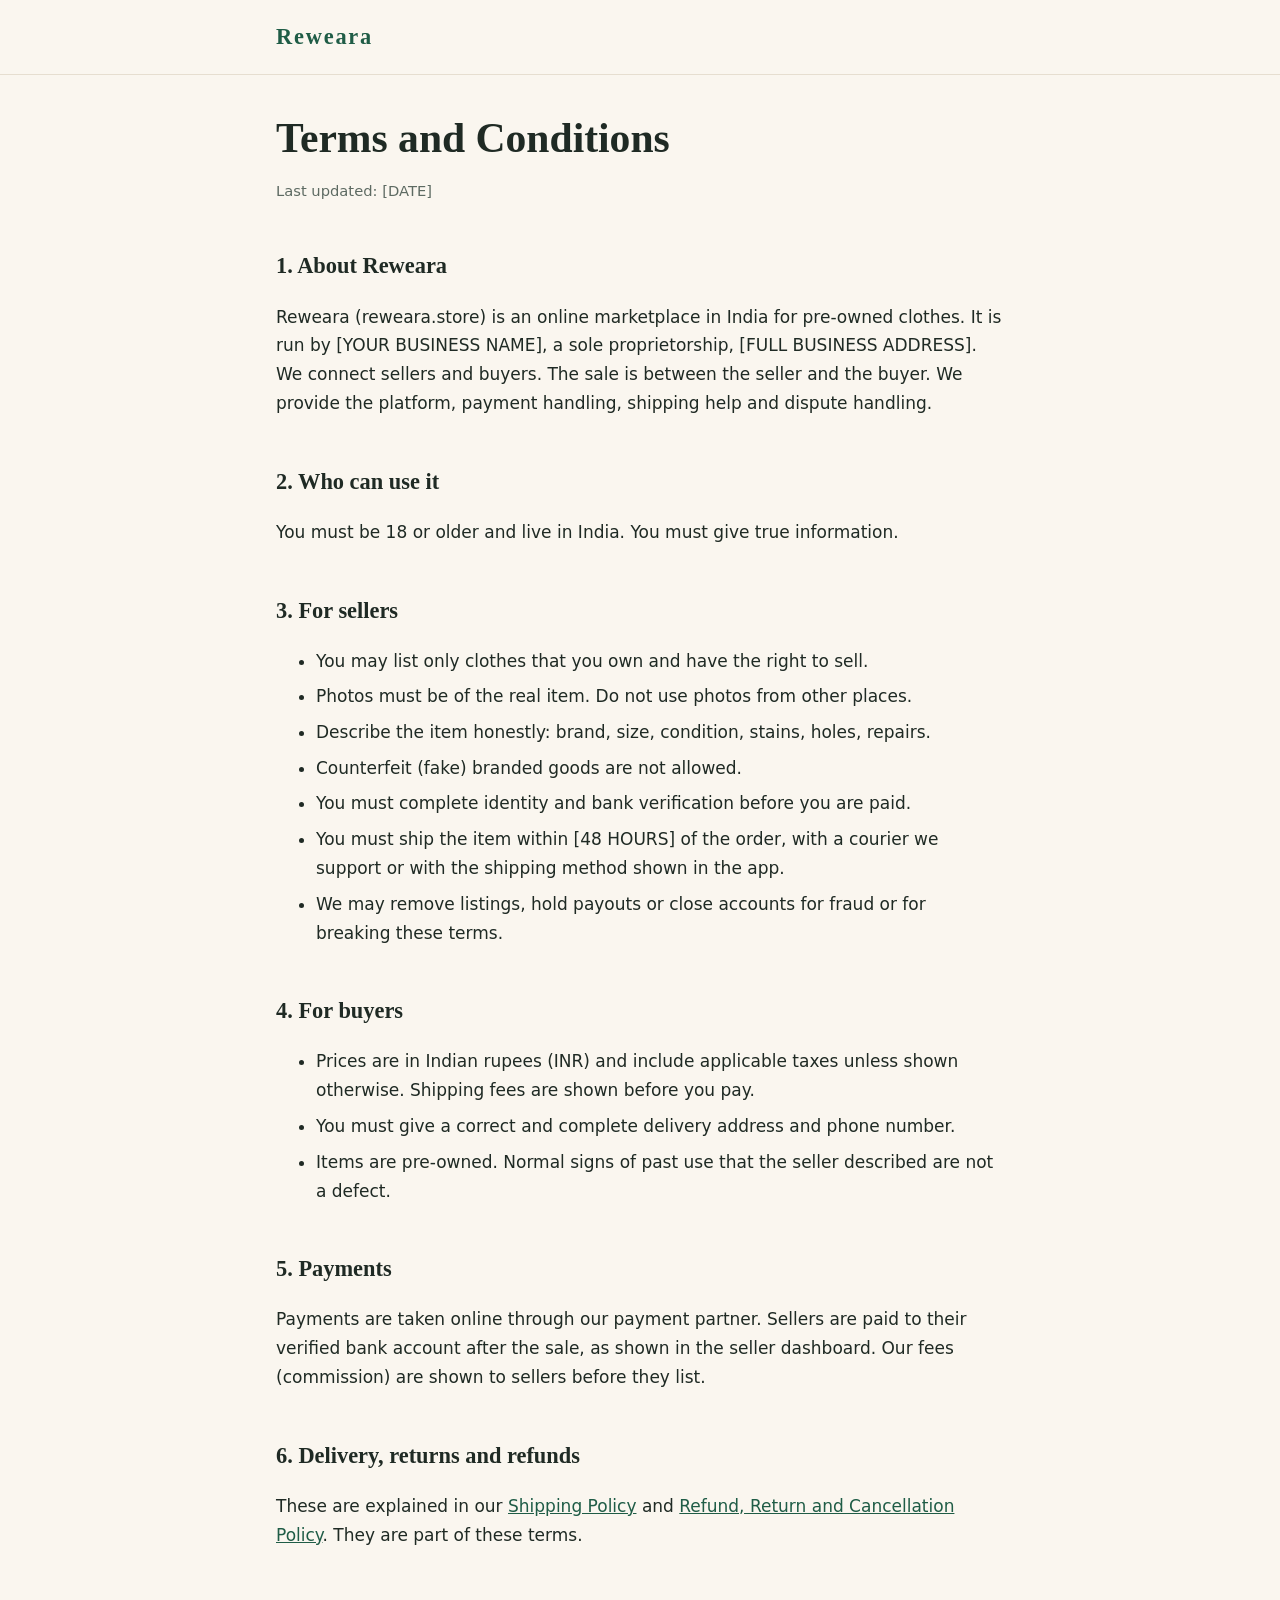
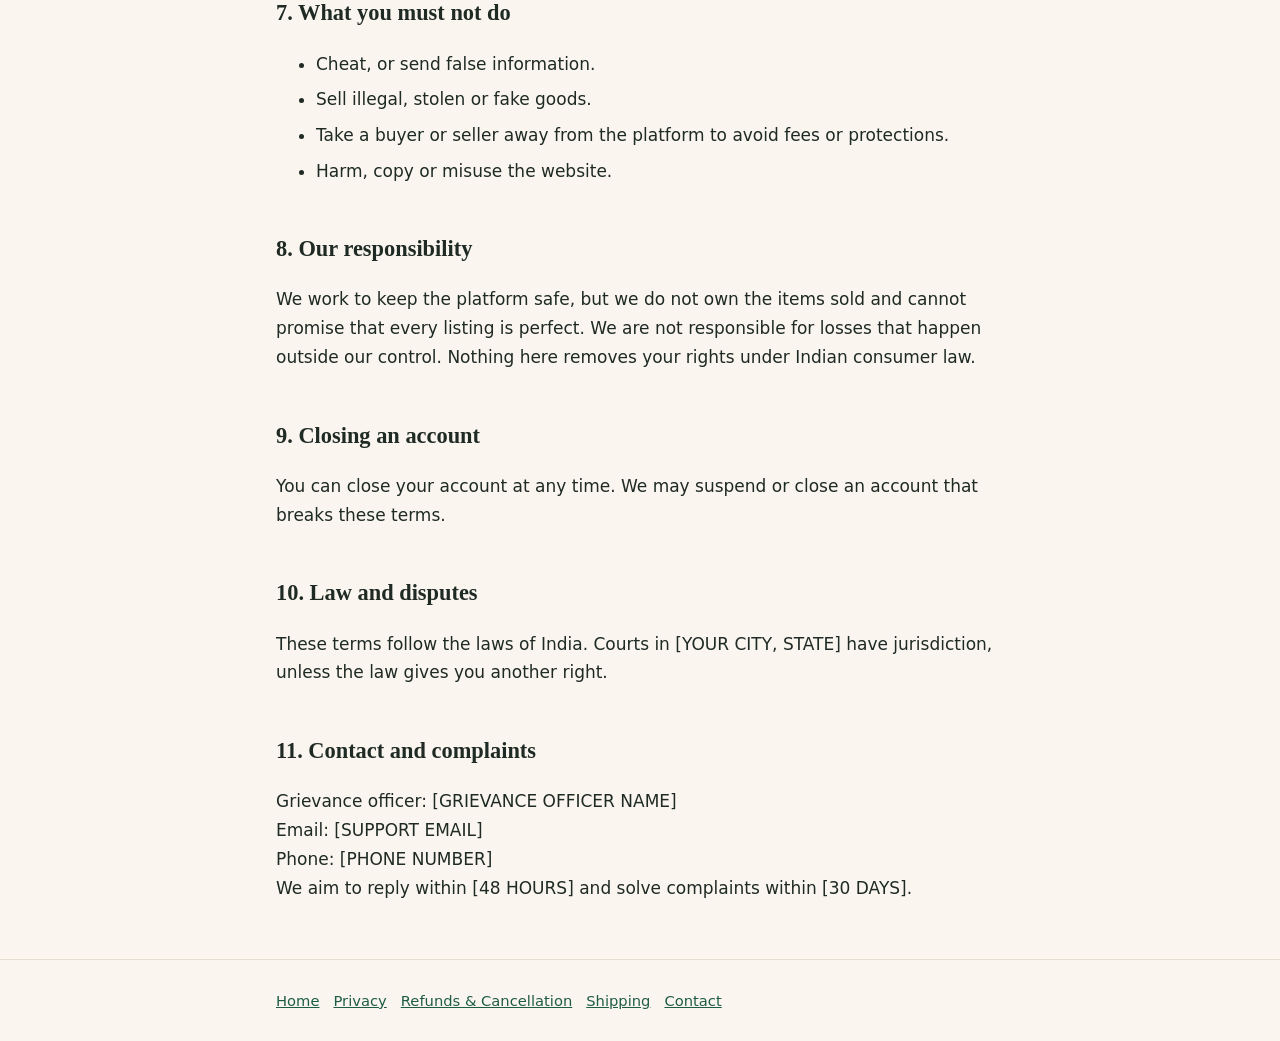
<file: terms.html>
<!doctype html>
<html lang="en"><head><meta charset="utf-8"><meta name="viewport" content="width=device-width, initial-scale=1">
<title>Terms and Conditions – Reweara</title><link rel="stylesheet" href="policy.css"></head>
<body>
<header><div class="wrap"><a class="logo" href="/">Reweara</a></div></header>
<main class="wrap">
<h1>Terms and Conditions</h1>
<p class="muted">Last updated: [DATE]</p>

<h2>1. About Reweara</h2>
<p>Reweara (reweara.store) is an online marketplace in India for pre-owned clothes. It is run by [YOUR BUSINESS NAME], a sole proprietorship, [FULL BUSINESS ADDRESS]. We connect sellers and buyers. The sale is between the seller and the buyer. We provide the platform, payment handling, shipping help and dispute handling.</p>

<h2>2. Who can use it</h2>
<p>You must be 18 or older and live in India. You must give true information.</p>

<h2>3. For sellers</h2>
<ul>
<li>You may list only clothes that you own and have the right to sell.</li>
<li>Photos must be of the real item. Do not use photos from other places.</li>
<li>Describe the item honestly: brand, size, condition, stains, holes, repairs.</li>
<li>Counterfeit (fake) branded goods are not allowed.</li>
<li>You must complete identity and bank verification before you are paid.</li>
<li>You must ship the item within [48 HOURS] of the order, with a courier we support or with the shipping method shown in the app.</li>
<li>We may remove listings, hold payouts or close accounts for fraud or for breaking these terms.</li>
</ul>

<h2>4. For buyers</h2>
<ul>
<li>Prices are in Indian rupees (INR) and include applicable taxes unless shown otherwise. Shipping fees are shown before you pay.</li>
<li>You must give a correct and complete delivery address and phone number.</li>
<li>Items are pre-owned. Normal signs of past use that the seller described are not a defect.</li>
</ul>

<h2>5. Payments</h2>
<p>Payments are taken online through our payment partner. Sellers are paid to their verified bank account after the sale, as shown in the seller dashboard. Our fees (commission) are shown to sellers before they list.</p>

<h2>6. Delivery, returns and refunds</h2>
<p>These are explained in our <a href="shipping-policy.html">Shipping Policy</a> and <a href="refund-policy.html">Refund, Return and Cancellation Policy</a>. They are part of these terms.</p>

<h2>7. What you must not do</h2>
<ul>
<li>Cheat, or send false information.</li>
<li>Sell illegal, stolen or fake goods.</li>
<li>Take a buyer or seller away from the platform to avoid fees or protections.</li>
<li>Harm, copy or misuse the website.</li>
</ul>

<h2>8. Our responsibility</h2>
<p>We work to keep the platform safe, but we do not own the items sold and cannot promise that every listing is perfect. We are not responsible for losses that happen outside our control. Nothing here removes your rights under Indian consumer law.</p>

<h2>9. Closing an account</h2>
<p>You can close your account at any time. We may suspend or close an account that breaks these terms.</p>

<h2>10. Law and disputes</h2>
<p>These terms follow the laws of India. Courts in [YOUR CITY, STATE] have jurisdiction, unless the law gives you another right.</p>

<h2>11. Contact and complaints</h2>
<p>Grievance officer: [GRIEVANCE OFFICER NAME]<br>Email: [SUPPORT EMAIL]<br>Phone: [PHONE NUMBER]<br>We aim to reply within [48 HOURS] and solve complaints within [30 DAYS].</p>
</main>
<footer><div class="wrap"><a href="/">Home</a><a href="privacy.html">Privacy</a><a href="refund-policy.html">Refunds &amp; Cancellation</a><a href="shipping-policy.html">Shipping</a><a href="contact.html">Contact</a></div></footer>
</body></html>
</file>
<file: policy.css>
:root{--bg:#faf6ef;--surface:#fff;--ink:#1f2a24;--muted:#5d6a62;--brand:#1f5c46;--line:#e6ded0}
@media (prefers-color-scheme: dark){:root:not([data-theme="light"]){--bg:#121a16;--surface:#1a251f;--ink:#f1ede4;--muted:#a8b3ab;--brand:#5cc29a;--line:#2a3a31}}
*{box-sizing:border-box}
body{margin:0;background:var(--bg);color:var(--ink);font:17px/1.7 system-ui,-apple-system,"Segoe UI",Roboto,sans-serif}
.wrap{max-width:760px;margin:0 auto;padding:0 16px}
header{border-bottom:1px solid var(--line);padding:18px 0}
.logo{font-family:Georgia,serif;font-weight:700;font-size:1.4rem;letter-spacing:.08em;text-decoration:none;color:var(--brand)}
h1{font-family:Georgia,serif;font-size:clamp(1.9rem,5vw,2.6rem);line-height:1.15;margin:40px 0 8px}
h2{font-family:Georgia,serif;font-size:1.4rem;margin:2em 0 .4em}
p,li{color:var(--ink)}
.muted{color:var(--muted);font-size:.92rem}
li{margin-bottom:.4em}
a{color:var(--brand)}
.note{background:var(--surface);border:1px solid var(--line);border-radius:12px;padding:14px 18px;margin:20px 0}
footer{border-top:1px solid var(--line);margin-top:56px;padding:28px 0;color:var(--muted);font-size:.92rem}
footer a{margin-right:14px}
</file>
